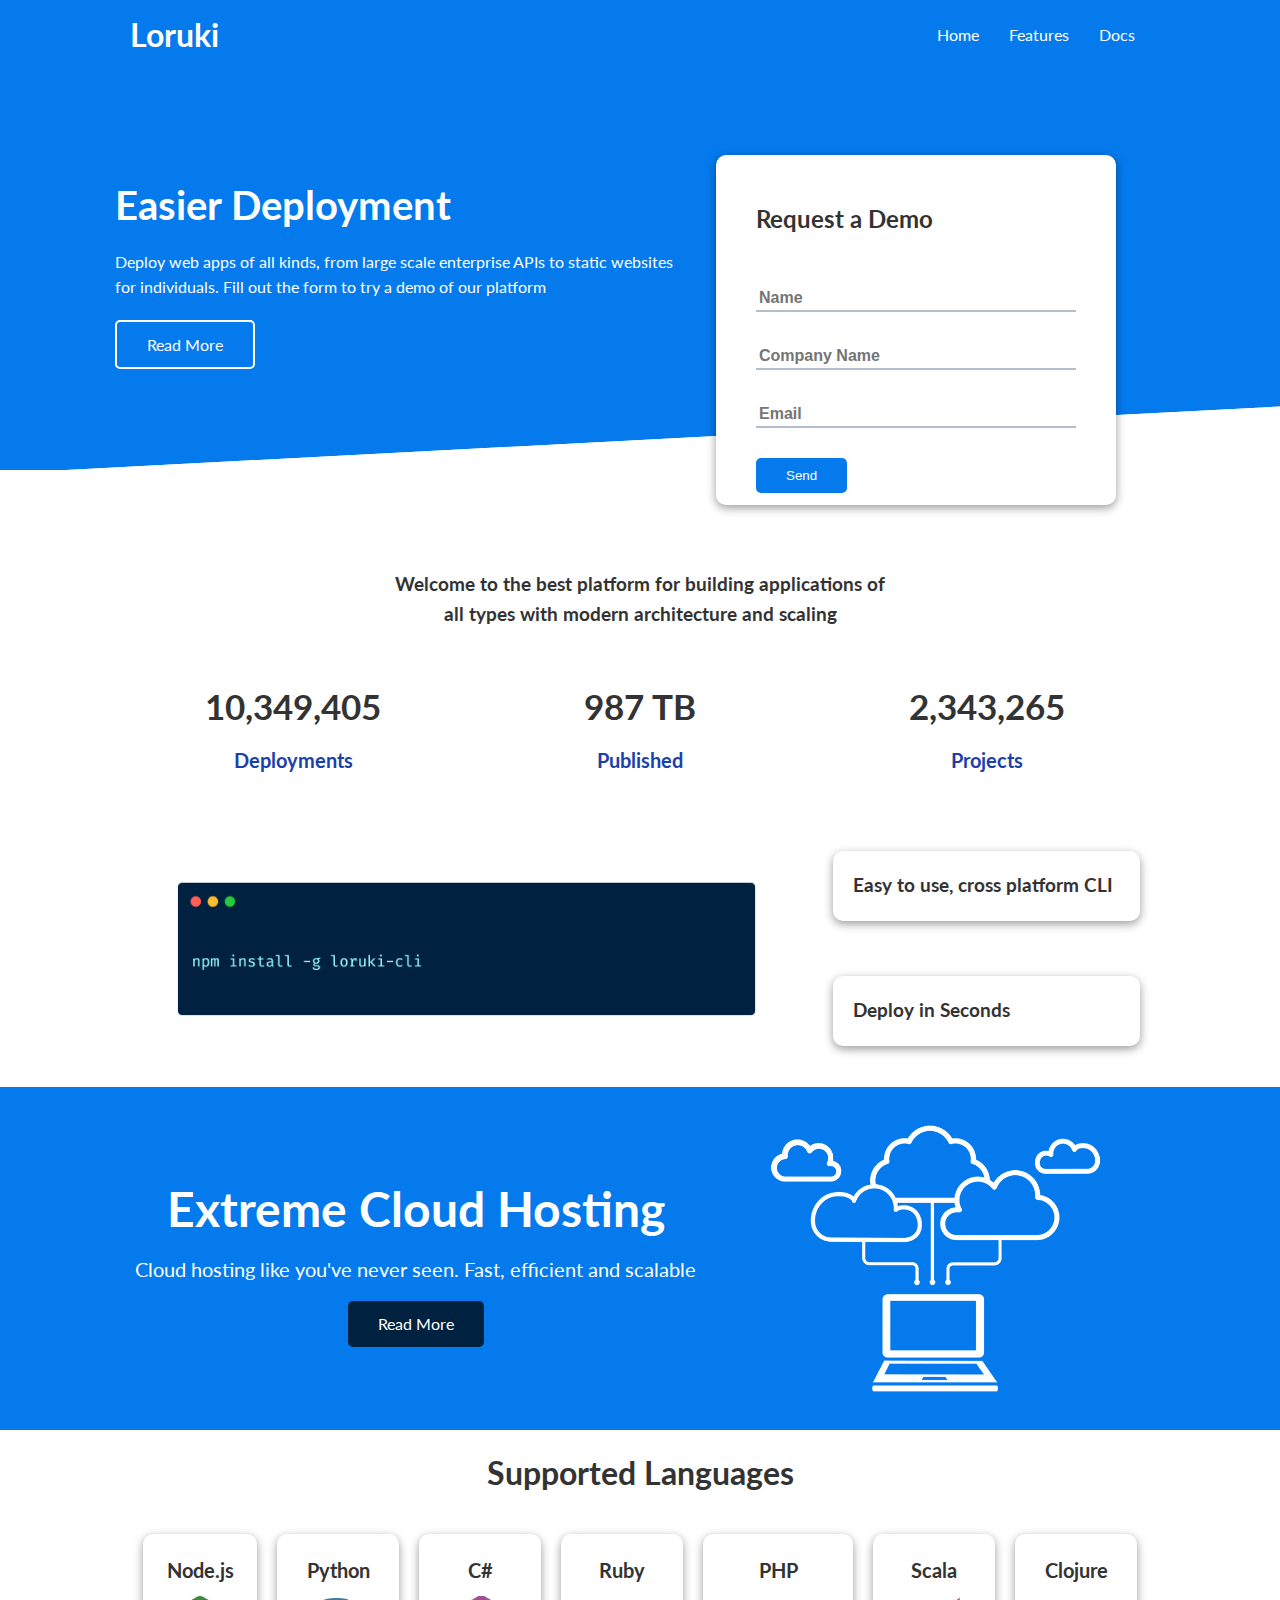
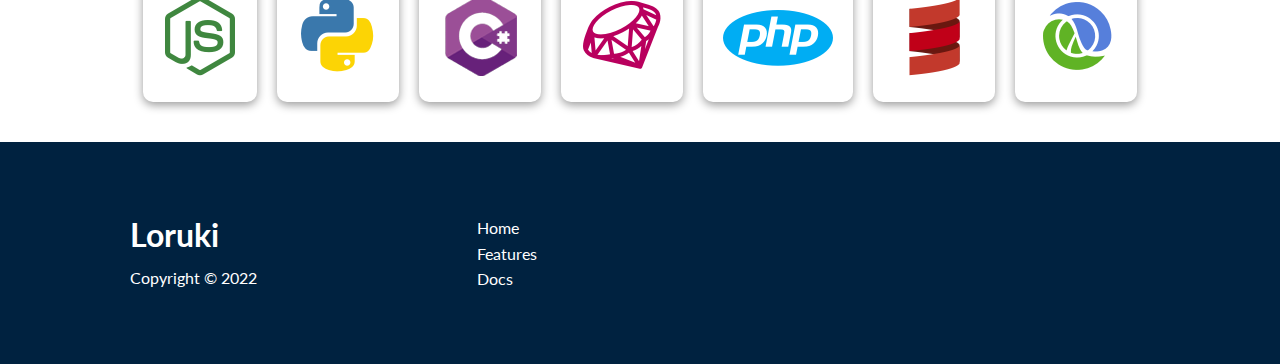
<file: index.html>
<!DOCTYPE html>
<html lang="en">
  <head>
    <meta charset="UTF-8" />
    <meta http-equiv="X-UA-Compatible" content="IE=edge" />
    <meta name="viewport" content="width=device-width, initial-scale=1.0" />
    <link
      rel="stylesheet"
      href="https://cdnjs.cloudflare.com/ajax/libs/font-awesome/6.1.2/css/all.min.css"
      integrity="sha512-1sCRPdkRXhBV2PBLUdRb4tMg1w2YPf37qatUFeS7zlBy7jJI8Lf4VHwWfZZfpXtYSLy85pkm9GaYVYMfw5BC1A=="
      crossorigin="anonymous"
      referrerpolicy="no-referrer"
    />
    <link rel="stylesheet" href="css/style.css" />
    <title>Loruki | Cloud Hosting For Everyone</title>
  </head>
  <body>
    <!-- Nav BAR -->
    <div class="navbar">
      <div class="container flex">
        <h1 class="logo">Loruki</h1>
        <nav>
          <ul>
            <li><a href="index.html">Home</a></li>
            <li><a href="Features.html">Features</a></li>
            <li><a href="Docs.html">Docs</a></li>
          </ul>
        </nav>
      </div>
    </div>
    <!-- Showcase -->
    <section class="showcase">
      <div class="container grid">
        <div class="showcase-text">
          <h1>Easier Deployment</h1>
          <p>
            Deploy web apps of all kinds, from large scale enterprise APIs to
            static websites for individuals. Fill out the form to try a demo of
            our platform
          </p>
          <a href="features/html" class="btn btn-outline"> Read More </a>
        </div>
        <div class="showcase-form card">
          <h2>Request a Demo</h2>
          <form name="contact" method="POST" data-netlify="true"  netlify-honeypot="bot-field" >
            <input type="hidden" name="form-name" value="contact">
            <p class="hidden">
              <label>
                Don’t fill this out if you’re human: <input name="bot-field" />
              </label>
            <div class="form-control">
              <input type="text" name="name" placeholder="Name" required />
            </div>
            <div class="form-control">
              <input
                type="text"
                name="company"
                placeholder="Company Name"
                required
              />
            </div>
            <div class="form-control">
              <input type="email" name="email" placeholder="Email" required />
            </div>
            <input type="submit" value="Send" class="btn btn-primary" />
          </form>
        </div>
      </div>
    </section>
    <section class="stats">
      <div class="container">
        <h3 class="stats-heading text-center my-1">
          Welcome to the best platform for building applications of all types
          with modern architecture and scaling
        </h3>

        <div class="grid grid-3 text-center my-4">
          <div>
            <i class="fas fa-server fa-3x"> </i>
              <h3>10,349,405</h3>
              <p class="text-secondary">Deployments</p>
            </i>
          </div>
          <div>
            <i class="fas fa-upload fa-3x"> </i>
              <h3>987 TB</h3>
              <p class="text-secondary">Published</p>
           
          </div>
          <div>
            <i class="fas fa-project-diagram fa-3x"></i>
              <h3>2,343,265</h3>
              <p class="text-secondary">Projects</p>
            
          </div>
        </div>
      </div>
    </section>
    <!-- CLI -->
    <section class="cli">
      <div class="container grid">
        <img src="images/cli.png" alt="">
        <div class="card">
          <h3>Easy to use, cross platform CLI</h3>
        </div>
        <div class="card">
          <h3>Deploy in Seconds</h3>
        </div>
      </div>
    </section>
    <!-- Cloud -->
    <section class="cloud bg-primary my-2 py-2">
      <div class="container grid">
        <div class="text-center">
          <h2 class="lg">Extreme Cloud Hosting</h2>
          <p class="lead my-1">
            Cloud hosting like you've never seen. Fast, efficient and scalable
          </p>
          <a href="features.html" class="btn btn-dark">Read More</a>
        </div>
        <img src="images/cloud.png" alt="">
      </div>
    </section>

    <!-- language -->
    <section class="languages">
      <h2 class="md text-center my-2">
        Supported Languages
      </h2>
      <div class="container flex">
        <div class="card">
        <h4>Node.js</h4>
        <img src="images/logos/node.png" alt="">
      </div>
      <div class="card">
        <h4>Python</h4>
        <img src="images/logos/python.png" alt="">
      </div>
      <div class="card">
        <h4>C#</h4>
        <img src="images/logos/csharp.png" alt="">
      </div>
      <div class="card">
        <h4>Ruby</h4>
        <img src="images/logos/ruby.png" alt="">
      </div>
      <div class="card">
        <h4>PHP</h4>
        <img src="images/logos/php.png" alt="">
      </div>
      <div class="card">
        <h4>Scala</h4>
        <img src="images/logos/scala.png" alt="">
      </div>
      <div class="card">
        <h4>Clojure</h4>
        <img src="images/logos/clojure.png" alt="">
      </div>
      </div>
    </section>
    <!-- footer -->
<footer class="footer bg-dark py-5">
  <div class="container grid grid-3">
    <div>
      <h1>Loruki</h1>
      <p>Copyright &copy; 2022</p>
    </div>
    <nav>
      <ul>
        <li><a href="index.html">Home</a></li>
        <li><a href="features.html">Features</a></li>
        <li><a href="docs.html">Docs</a></li>
      </ul>
    </nav>
    <div class="social">
      <a href="#"><i class="fab fa-github fa-2x"></i></a>
      <a href="#"><i class="fab fa-facebook fa-2x"></i></a>
      <a href="#"><i class="fab fa-instagram fa-2x"></i></a>
      <a href="#"><i class="fab fa-twitter fa-2x"></i></a>
    </div>
  </div>
</footer>

  </body>
</html>
</file>
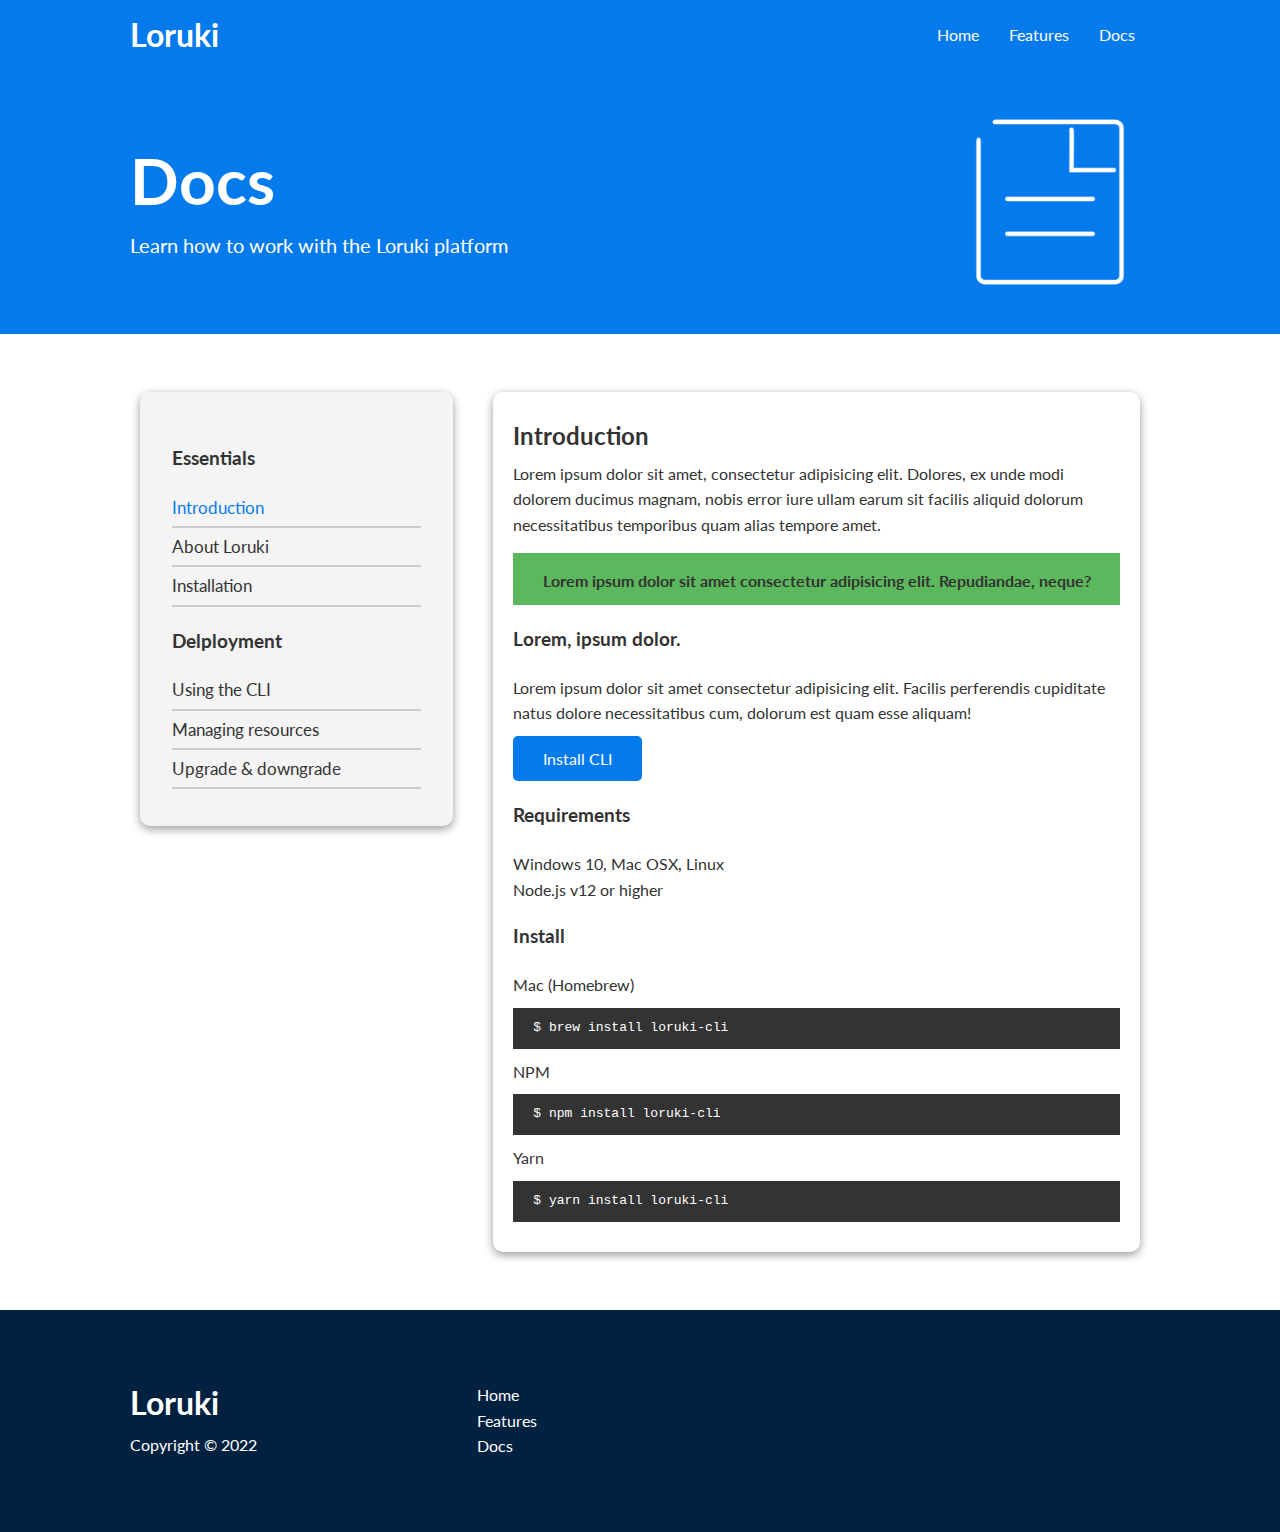
<file: docs.html>
<!DOCTYPE html>
<html lang="en">
  <head>
    <meta charset="UTF-8" />
    <meta http-equiv="X-UA-Compatible" content="IE=edge" />
    <meta name="viewport" content="width=device-width, initial-scale=1.0" />
    <link
      rel="stylesheet"
      href="https://cdnjs.cloudflare.com/ajax/libs/font-awesome/6.1.2/css/all.min.css"
      integrity="sha512-1sCRPdkRXhBV2PBLUdRb4tMg1w2YPf37qatUFeS7zlBy7jJI8Lf4VHwWfZZfpXtYSLy85pkm9GaYVYMfw5BC1A=="
      crossorigin="anonymous"
      referrerpolicy="no-referrer"
    />
    <link rel="stylesheet" href="css/style.css" />
    <title>Loruki | Cloud Hosting For Everyone</title>
  </head>
  <body>
    <!-- Nav BAR -->
    <div class="navbar">
      <div class="container flex">
        <h1 class="logo">Loruki</h1>
        <nav>
          <ul>
            <li><a href="index.html">Home</a></li>
            <li><a href="Features.html">Features</a></li>
            <li><a href="Docs.html">Docs</a></li>
          </ul>
        </nav>
      </div>
    </div>
    <!-- head -->
    <section class="docs-head bg-primary py-3">
      <div class="container grid">
        <div>
          <h1 class="xl">Docs</h1>
          <p class="lead">Learn how to work with the Loruki platform</p>
        </div>
        <img src="images/docs.png" alt="" />
      </div>
    </section>

    <!-- dmain -->
    <div class="d-main my-4">
      <div class="container grid">
        <div class="card bg-light p-3">
          <h3 class="my-2">Essentials</h3>
          <nav>
            <ul>
              <li><a href="#" class="text-primary">Introduction</a></li>
              <li><a href="#">About Loruki</a></li>
              <li><a href="#">Installation</a></li>
            </ul>
          </nav>
          <h3 class="my-2">Delployment</h3>
          <nav>
            <ul>
              <li><a href="#">Using the CLI</a></li>
              <li><a href="#">Managing resources</a></li>
              <li><a href="#">Upgrade & downgrade</a></li>
            </ul>
          </nav>
        </div>
        <div class="card">
          <h2>Introduction</h2>
          <p>
            Lorem ipsum dolor sit amet, consectetur adipisicing elit. Dolores,
            ex unde modi dolorem ducimus magnam, nobis error iure ullam earum
            sit facilis aliquid dolorum necessitatibus temporibus quam alias
            tempore amet.
          </p>
          <div class="alert alert-sucess">
            <i class="fas fa-info"></i>

            Lorem ipsum dolor sit amet consectetur adipisicing elit.
            Repudiandae, neque?
          </div>
          <h3>Lorem, ipsum dolor.</h3>
          <p>
            Lorem ipsum dolor sit amet consectetur adipisicing elit. Facilis
            perferendis cupiditate natus dolore necessitatibus cum, dolorum est
            quam esse aliquam!</p>
            <a href="#" class="btn btn-primary">Install CLI</a>
            <h3>Requirements</h3>
            <ul>
                <li>Windows 10, Mac OSX, Linux</li>
                 <li>Node.js v12 or higher</li>
            </ul>
            <h3>Install</h3>
                <p>Mac (Homebrew)</p>
                <pre><code>$ brew install loruki-cli</code></pre>
                <p>NPM</p>
                <pre><code>$ npm install loruki-cli</code></pre>
                <p>Yarn</p>
                <pre><code>$ yarn install loruki-cli</code></pre>
          </p>
        </div>
      </div>
    </div>
    <!-- footer -->
    <footer class="footer bg-dark py-5">
      <div class="container grid grid-3">
        <div>
          <h1>Loruki</h1>
          <p>Copyright &copy; 2022</p>
        </div>
        <nav>
          <ul>
            <li><a href="index.html">Home</a></li>
            <li><a href="features.html">Features</a></li>
            <li><a href="docs.html">Docs</a></li>
          </ul>
        </nav>
        <div class="social">
          <a href="#"><i class="fab fa-github fa-2x"></i></a>
          <a href="#"><i class="fab fa-facebook fa-2x"></i></a>
          <a href="#"><i class="fab fa-instagram fa-2x"></i></a>
          <a href="#"><i class="fab fa-twitter fa-2x"></i></a>
        </div>
      </div>
    </footer>
  </body>
</html>
</file>
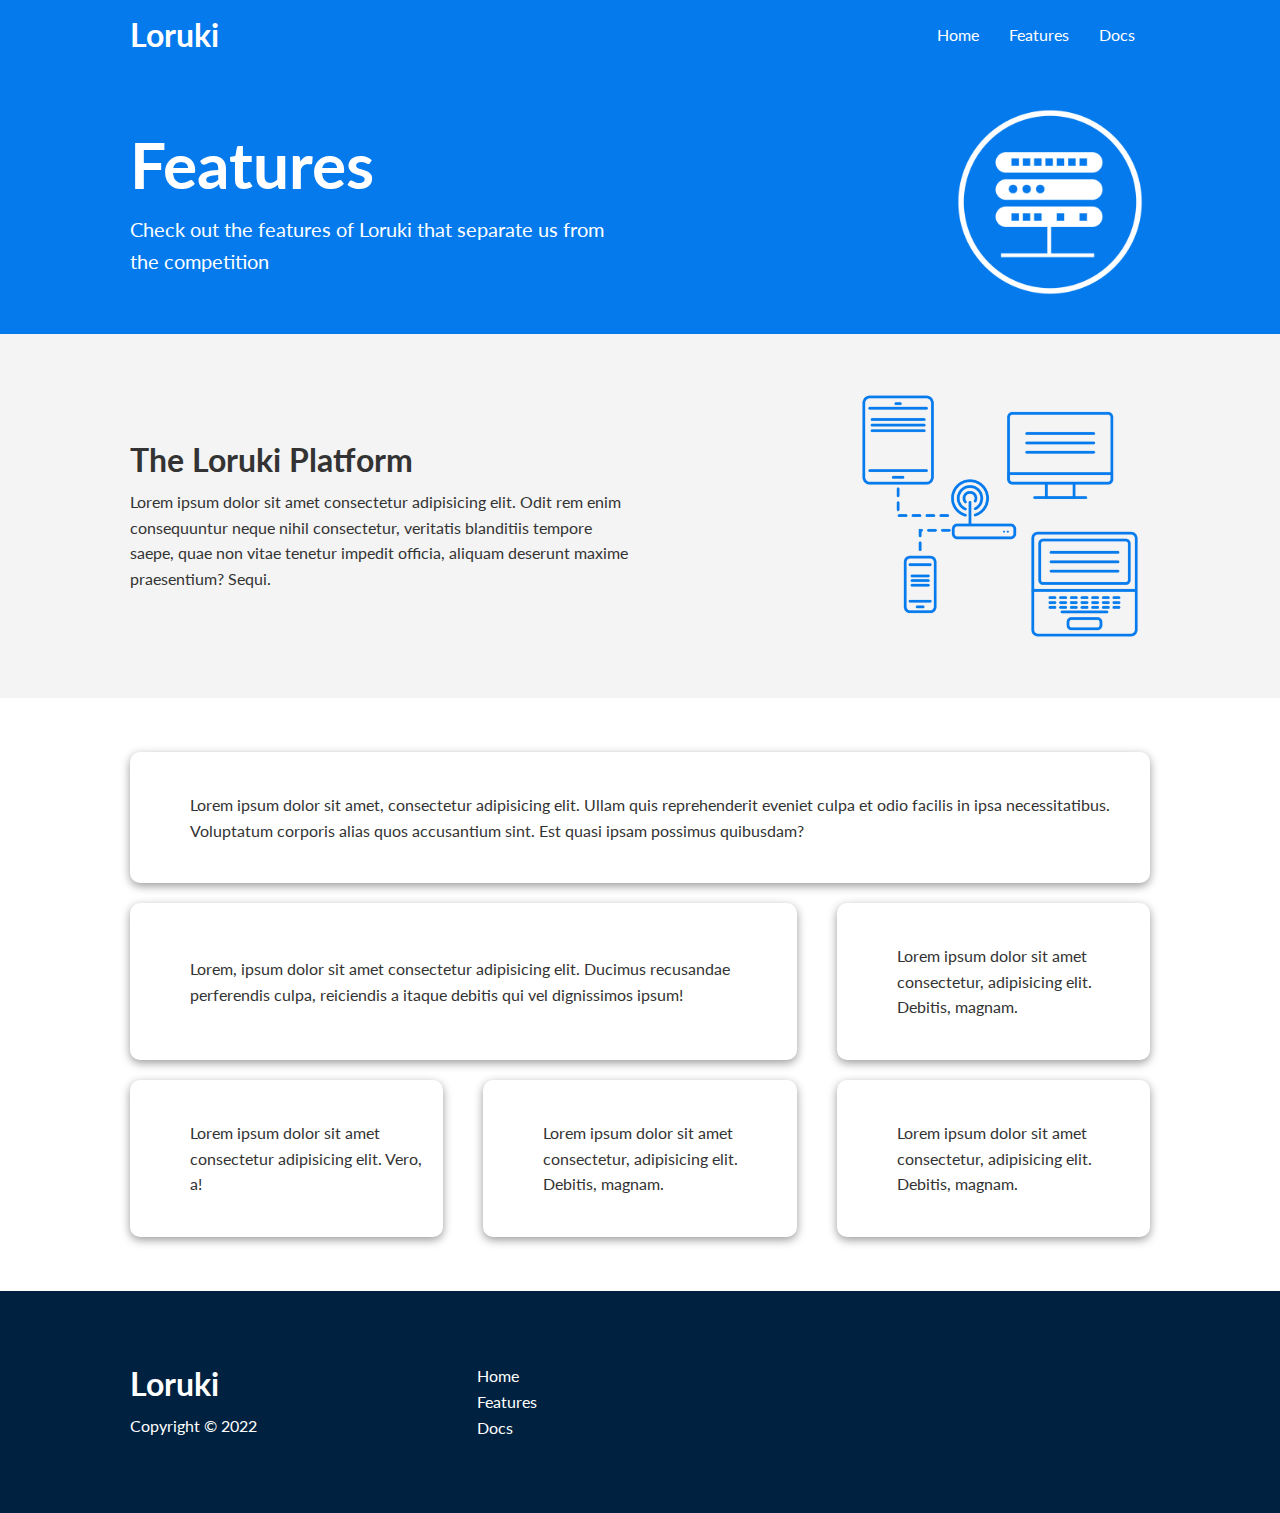
<file: features.html>
<!DOCTYPE html>
<html lang="en">
  <head>
    <meta charset="UTF-8" />
    <meta http-equiv="X-UA-Compatible" content="IE=edge" />
    <meta name="viewport" content="width=device-width, initial-scale=1.0" />
    <link
      rel="stylesheet"
      href="https://cdnjs.cloudflare.com/ajax/libs/font-awesome/6.1.2/css/all.min.css"
      integrity="sha512-1sCRPdkRXhBV2PBLUdRb4tMg1w2YPf37qatUFeS7zlBy7jJI8Lf4VHwWfZZfpXtYSLy85pkm9GaYVYMfw5BC1A=="
      crossorigin="anonymous"
      referrerpolicy="no-referrer"
    />
    <link rel="stylesheet" href="css/style.css" />
    <title>Loruki | Cloud Hosting For Everyone</title>
  </head>
  <body>
    <!-- Nav BAR -->
    <div class="navbar">
      <div class="container flex">
        <h1 class="logo">Loruki</h1>
        <nav>
          <ul>
            <li><a href="index.html">Home</a></li>
            <li><a href="Features.html">Features</a></li>
            <li><a href="Docs.html">Docs</a></li>
          </ul>
        </nav>
      </div>
    </div>
    <!-- head -->
    <section class="features-head bg-primary py-3">
      <div class="container grid">
        <div>
          <h1 class="xl">Features</h1>
          <p class="lead">
            Check out the features of Loruki that separate us from the
            competition
          </p>
        </div>
        <img src="images/server.png" alt="" />
      </div>
    </section>

    <!-- subhead -->
    <section class="features-sub bg-light py-3">
      <div class="container grid">
        <div>
          <h1 class="md">The Loruki Platform</h1>
          <p>
            Lorem ipsum dolor sit amet consectetur adipisicing elit. Odit rem
            enim consequuntur neque nihil consectetur, veritatis blanditiis
            tempore saepe, quae non vitae tenetur impedit officia, aliquam
            deserunt maxime praesentium? Sequi.
          </p>
        </div>
        <img src="images/server2.png" alt="" />
      </div>
    </section>

    <!-- f-main -->

    <div class="f-main my-2">
      <div class="container grid grid-3">
        <div class="card flex">
          <i class="fas fa-server fa-3x"></i>
          <p>
            Lorem ipsum dolor sit amet, consectetur adipisicing elit. Ullam quis
            reprehenderit eveniet culpa et odio facilis in ipsa necessitatibus.
            Voluptatum corporis alias quos accusantium sint. Est quasi ipsam
            possimus quibusdam?
          </p>
        </div>
        <div class="card flex">
          <i class="fas fa-network-wired fa-3x"></i>
          <p>
            Lorem, ipsum dolor sit amet consectetur adipisicing elit. Ducimus
            recusandae perferendis culpa, reiciendis a itaque debitis qui vel
            dignissimos ipsum!
          </p>
        </div>
        <div class="card flex">
          <i class="fas fa-laptop-code fa-3x"></i>
          <p>
            Lorem ipsum dolor sit amet consectetur, adipisicing elit. Debitis,
            magnam.
          </p>
        </div>
        <div class="card flex">
          <i class="fas fa-database fa-3x"></i>
          <p>
            Lorem ipsum dolor sit amet consectetur adipisicing elit. Vero, a!
          </p>
        </div>
        <div class="card flex">
          <i class="fas fa-power-off fa-3x"></i>
          <p>
            Lorem ipsum dolor sit amet consectetur, adipisicing elit. Debitis,
            magnam.
          </p>
        </div>
        <div class="card flex">
          <i class="fas fa-upload fa-3x"></i>
          <p>
            Lorem ipsum dolor sit amet consectetur, adipisicing elit. Debitis,
            magnam.
          </p>
        </div>
      </div>
    </div>

    <!-- footer -->
    <footer class="footer bg-dark py-5">
      <div class="container grid grid-3">
        <div>
          <h1>Loruki</h1>
          <p>Copyright &copy; 2022</p>
        </div>
        <nav>
          <ul>
            <li><a href="index.html">Home</a></li>
            <li><a href="features.html">Features</a></li>
            <li><a href="docs.html">Docs</a></li>
          </ul>
        </nav>
        <div class="social">
          <a href="#"><i class="fab fa-github fa-2x"></i></a>
          <a href="#"><i class="fab fa-facebook fa-2x"></i></a>
          <a href="#"><i class="fab fa-instagram fa-2x"></i></a>
          <a href="#"><i class="fab fa-twitter fa-2x"></i></a>
        </div>
      </div>
    </footer>
  </body>
</html>
</file>
<file: css/style.css>
@import url("https://fonts.googleapis.com/css2?family=Lato:wght@300;400;700;900&display=swap");
@import url("utilities.css");
:root {
  --primary-color--: #047aed;
  --secondary-color--: #1c3fa9;
  --dark-color--: #002240;
  --light-color--: #f4f4f4;
  --sucess-color: #5cb85c;
  --error-color: #d9534f;
}

* {
  box-sizing: border-box;
  margin: 0;
  padding: 0;
}

body {
  font-family: "Lato", sans-serif;
  color: #333;
  line-height: 1.6;
}
ul {
  list-style-type: none;
}
a {
  text-decoration: none;
  color: #333;
}
h1,
h2 {
  font-weight: 700;
  line-height: 1.2;
  margin: 10px 0;
}
p {
  margin: 10px 0;
  font-weight: 400;
}
img {
  width: 100%;
}

code,
pre {
  background: #333;
  color: white;
  padding: 10px;
}

.navbar {
  background-color: var(--primary-color--);
  color: white;
  height: 70px;
}

.navbar ul {
  display: flex;
}

.navbar a {
  color: white;
  padding: 10px;
  margin: 0 5px;
}

.navbar a:hover {
  border-bottom: 2px white solid;
}

.navbar .flex {
  justify-content: space-between;
}

/* Showcase */
.hidden {
  visibility: hidden;
  height: 0;
}

.showcase {
  background-color: var(--primary-color--);
  height: 400px;
  color: white;
  position: relative;
}

.showcase h1 {
  font-size: 40px;
}

.showcase p {
  margin: 20px 0;
}

.showcase .grid {
  overflow: visible;
  grid-template-columns: 55% 45%;
  gap: 30px;
}

.showcase::before,
.showcase::after {
  content: "";
  position: absolute;
  height: 100px;
  bottom: -70px;
  right: 0;
  left: 0;
  background-color: white;
  transform: skewY(-3deg);
  -webkit-transform: skewY(-3deg);
  -moz-transform: skewY(-3deg);
  -ms-transform: skewY(-3deg);
}

.showcase-text {
  animation: slideinleft 1s ease-in;
}

.showcase-form {
  position: relative;
  top: 60px;
  height: 350px;
  width: 400px;
  padding: 40px;
  z-index: 100;
  animation: slideinright 1s ease-in;
}

.showcase-form .form-control {
  margin: 30px 0;
}

.showcase-form input[type="text"],
.showcase-form input[type="email"] {
  border: 0;
  border-bottom: 2px solid #b4becb;
  width: 100%;
  padding: 3px;
  font-size: 16px;
  font-weight: 700;
}

.showcase-form input:focus {
  outline: none;
}

/* STATS */
.stats {
  padding-top: 100px;
  animation: slideinbottom 1s ease-in;
}
.stats-heading {
  max-width: 500px;
  margin: auto;
}
.stats .grid h3 {
  font-size: 35px;
}
.stats .grid p {
  font-size: 20px;
  font-weight: bold;
}
/* CLI */
.cli .grid {
  grid-template-columns: repeat(3, 1fr);
  grid-template-rows: repeat(2, 1fr);
}
.cli .grid > *:first-child {
  grid-column: 1 / span 2;
  grid-row: 1 / span 2;
}
/* Cloud */
.cloud .grid {
  grid-template-columns: 4fr 3fr;
}

/* lang */
.languages .flex {
  flex-wrap: wrap;
}
.languages .card {
  text-align: center;
  margin: 18px 10px 40px;
  transition: transform 0.2s ease-in;
}

.languages .card h4 {
  font-size: 20px;
  margin-bottom: 10px;
}
.languages .card:hover {
  transform: translateY(-15px);
}

/* FEATURES */
.features-head img {
  max-width: 200px;
  justify-self: self-end;
}

.features-sub img {
  max-width: 300px;
  justify-self: self-end;
}

.f-main .card > i {
  margin: 0 20px;
}

.f-main .grid {
  padding: 30px;
}

.f-main .grid > *:first-child {
  grid-column: 1 / span 3;
}
.f-main .grid :nth-of-type(2) {
  grid-column: 1 / span 2;
}

/* docs*/

.docs-head img {
  max-width: 200px;
  justify-self: self-end;
}

.d-main h3 {
  margin: 20px 0;
}

.d-main .grid {
  grid-template-columns: 1fr 2fr;
  align-items: flex-start;
}

.d-main nav li {
  font-size: 17px;
  padding-bottom: 5px;
  margin-bottom: 5px;
  border-bottom: 2px #ccc solid;
}
.d-main a:hover {
  font-weight: bold;
}

/* Footers */
.footer .social a {
  margin: 0 10px;
}

/* Animations */

@keyframes slideinleft {
  0% {
    transform: translateX(-100%);
  }
  100% {
    transform: translateX(0);
  }
}

@keyframes slideinright {
  0% {
    transform: translateX(+100%);
  }
  100% {
    transform: translateX(0);
  }
}

@keyframes slideintop {
  0% {
    transform: translateY(-100%);
  }
  100% {
    transform: translateY(0);
  }
}

@keyframes slideinbottom {
  0% {
    transform: translateY(+100%);
  }
  100% {
    transform: translateY(0);
  }
}

/* tablets and under */
@media (max-width: 768px) {
  .grid,
  .showcase .grid,
  .stats .grid,
  .cli .grid,
  .cloud .grid,
  .f-main .grid,
  .d-main .grid {
    grid-template-columns: 1fr;
    grid-template-columns: 1fr;
  }
  .showcase {
    height: auto;
  }
  .showcase-text {
    text-align: center;
    margin: 40px;
  }
  .showcase-form {
    justify-self: center;
    margin: auto;
  }
  .cli .grid > *:first-child {
    grid-column: 1;
    grid-row: 1;
  }
  .features-head,
  .features-sub,
  .docs-head {
    text-align: center;
  }
  .features-head img,
  .features-sub img,
  .docs-head img {
    justify-self: center;
  }

  .f-main .grid :nth-of-type(1),
  .f-main .grid :nth-of-type(2) {
    grid-column: 1;
  }
}
/* Mobiles */

@media (max-width: 500px) {
  .navbar {
    height: 110px;
  }
  .navbar .flex {
    flex-direction: column;
  }

  .navbar ul {
    padding: 10px;
    background-color: rgba(0, 0, 0, 0.1);
  }
}
</file>
